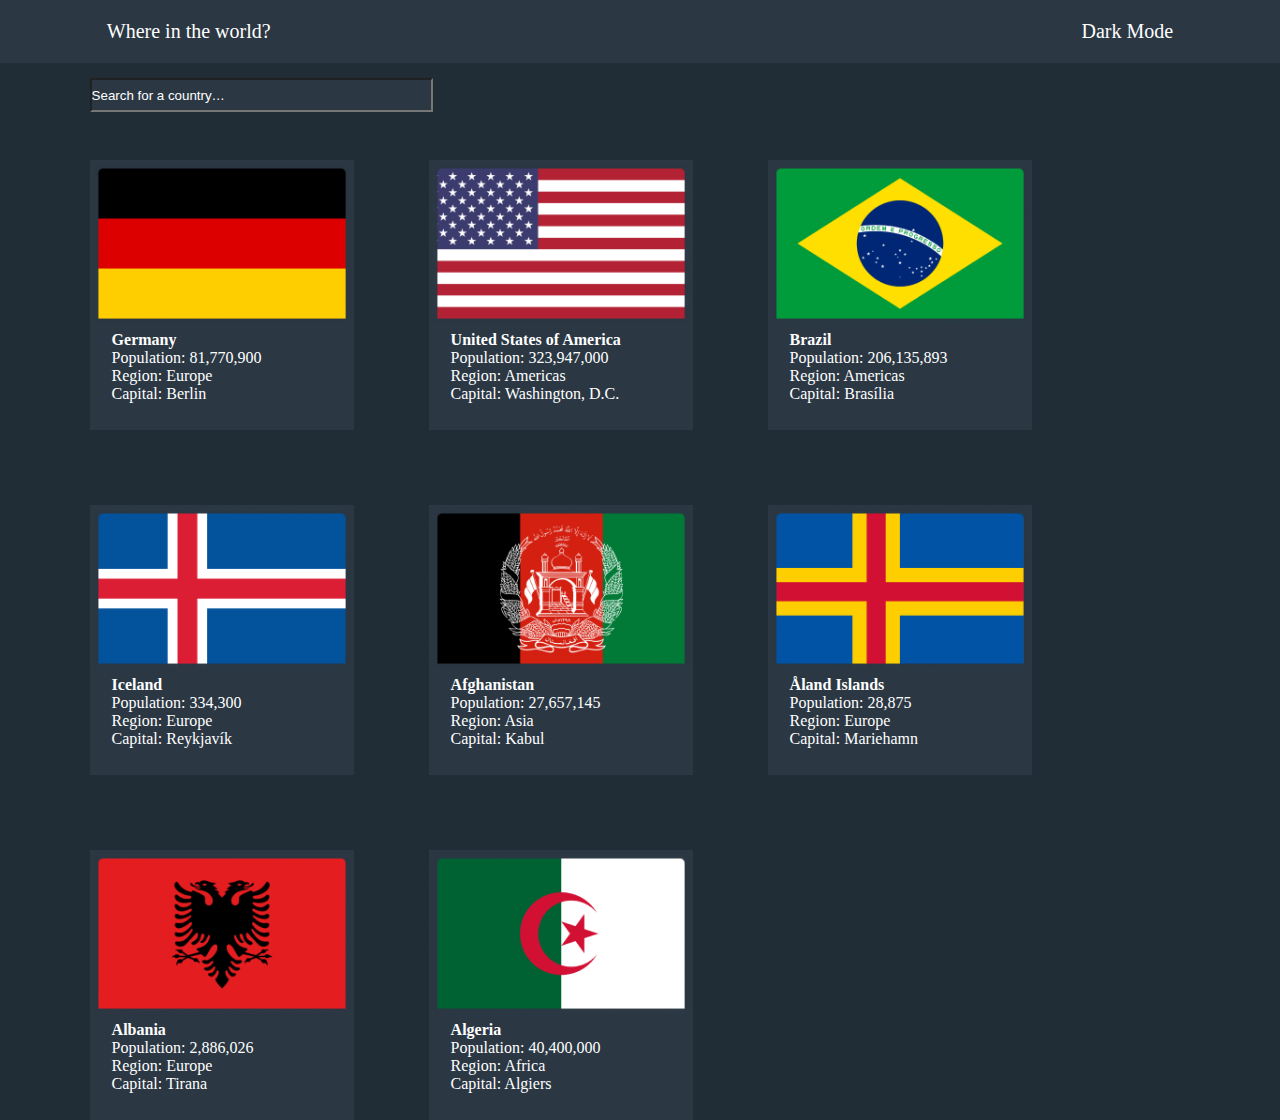
<file: index.html>
<!DOCTYPE html>
<html lang="en">

<head>
    <meta charset="UTF-8">
    <meta name="viewport" content="width=device-width, initial-scale=1.0">
    <title>dars-2</title>
    <link rel="stylesheet" href="styl.css">
    <link rel="stylesheet" href="https://cdnjs.cloudflare.com/ajax/libs/font-awesome/6.5.2/css/all.min.css"
        integrity="sha512-SnH5WK+bZxgPHs44uWIX+LLJAJ9/2PkPKZ5QiAj6Ta86w+fsb2TkcmfRyVX3pBnMFcV7oQPJkl9QevSCWr3W6A=="
        crossorigin="anonymous" referrerpolicy="no-referrer" />
</head>

<body>
    <nav>
        <div class="container">
            <div class="nav-row">
                <div class="nav-text">
                    <ul>
                        <li>
                            <a href="#">Where in the world?</a>
                        </li>
                    </ul>
                </div>
                <div class="nav-left">
                    <div class="logo">
                        <i class="fa-solid fa-moon"></i>
                    </div>
                    <div class="text">
                        <ul>
                            <li>
                                <a href="#">Dark Mode</a>
                            </li>
                        </ul>
                    </div>
                </div>
            </div>
        </div>
    </nav>

    <div class="container">
        <div class="div-1">
            <input placeholder="Search for a country…" type="text">
        </div>
        <div class="cards">
            <div class="card">
                <div class="car-img1">
                    <a target="_blank" href="germani.html">
                        <img class="img" src="img/1280px-Flag_of_Germany.svg (12).png" alt="">
                    </a>
                </div>
                <div class="card-text">
                    <strong>Germany</strong>
                    <p>
                        Population: 81,770,900 <br>
                        Region: Europe <br>
                        Capital: Berlin
                    </p>
                </div>
    
            </div>
            <div class="card">
                <div class="car-img">
                    <a target="_blank" href="amerika.html">
                        <img class="img" src="img/1280px-Flag_of_Germany.svg (13).png" alt="">
                    </a>
                </div>
                <div class="card-text">
                    <strong>United States of America</strong>
                    <p>
                        Population: 323,947,000 <br>
                        Region: Americas <br>
                        Capital: Washington, D.C.
                    </p>
                </div>
    
            </div>
            <div class="card ">
                <div class="car-img2">
                    <a target="_blank" href="brazil.html">
                        <img class="img" src="img/1280px-Flag_of_Germany.svg (14).png" alt="">
                    </a>
                </div>
                <div class="card-text">
                    <strong>Brazil</strong>
                    <p>
                        Population: 206,135,893 <br>
                        Region: Americas <br>
                        Capital: Brasília
                    </p>
                </div>
    
            </div>
            <div class="card ">
                <div class="car-img">
                    <a target="_blank" href="iceland.html">
                        <img class="img" src="img/1280px-Flag_of_Germany.svg (15).png" alt="">
                    </a>
                </div>
                <div class="card-text">
                    <strong>Iceland</strong>
                    <p>
                        Population: 334,300 <br>
                        Region: Europe <br>
                        Capital: Reykjavík
                    </p>
                </div>
    
            </div>
            <div class="card">
                <div class="car-img">
                    <a target="_blank" href="Afghanistan.html">
                        <img class="img" src="img/1280px-Flag_of_Germany.svg (16).png" alt="">
                    </a>
                </div>
                <div class="card-text">
                    <strong>Afghanistan</strong>
                    <p>
                        Population: 27,657,145 <br>
                        Region: Asia <br>
                        Capital: Kabul
                    </p>
                </div>
    
            </div>
            <div class="card ">
                <div class="car-img">
                    <a target="_blank" href="Aland Islands.html">
                        <img class="img" src="img/1280px-Flag_of_Germany.svg (17).png" alt="">
                    </a>
                </div>
                <div class="card-text">
                    <strong>Åland Islands</strong>
                    <p>
                        Population: 28,875 <br>
                        Region: Europe <br>
                        Capital: Mariehamn
    
                    </p>
                </div>
    
            </div>
            <div class="card ">
                <div class="car-img2">
                    <a target="_blank" href="albania.html">
                        <img class="img" src="img/1280px-Flag_of_Germany.svg (18).png" alt="">
                    </a>
                </div>
                <div class="card-text">
                    <strong>Albania</strong>
                    <p>
                        Population: 2,886,026 <br>
                        Region: Europe <br>
                        Capital: Tirana
                    </p>
                </div>
    
            </div>
            <div class="card ">
                <div class="car-img">
                    <a target="_blank" href="algeria.html">
                        <img class="img" src="img/1280px-Flag_of_Germany.svg (19).png" alt="">
                    </a>
                </div>
                <div class="card-text">
                    <strong>Algeria</strong>
                    <p>
                        Population: 40,400,000 <br>
                        Region: Africa <br>
                        Capital: Algiers
                    </p>
                </div>
    
            </div>
        </div>
    </div>
</body>

</html>
</file>
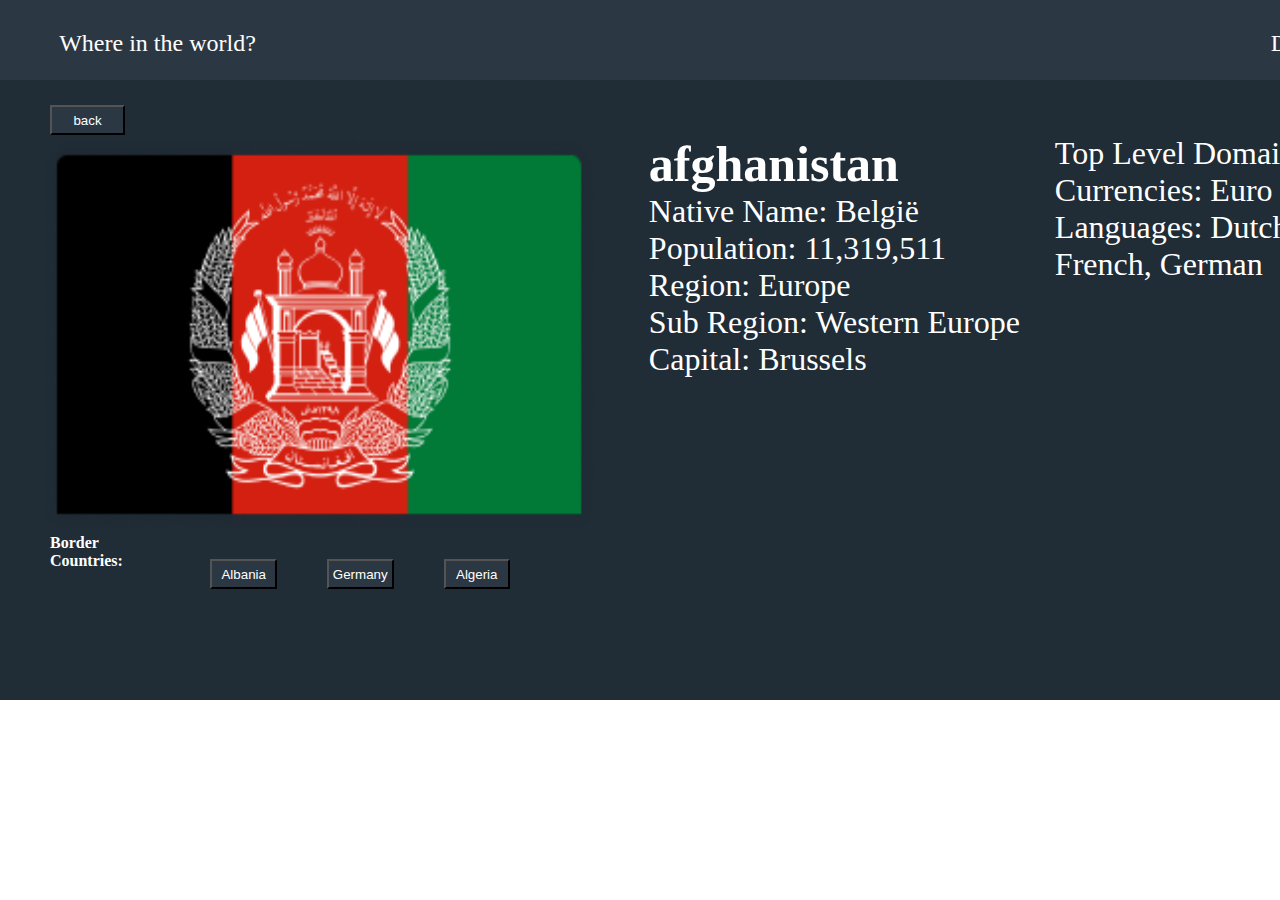
<file: Afghanistan.html>
<!DOCTYPE html>
<html lang="en">
<head>
    <meta charset="UTF-8">
    <meta name="viewport" content="width=device-width, initial-scale=1.0">
    <title>8-dars</title>
    <link rel="stylesheet" href="brazil.css">
    <link rel="stylesheet" href="https://cdnjs.cloudflare.com/ajax/libs/font-awesome/6.5.2/css/all.min.css" integrity="sha512-SnH5WK+bZxgPHs44uWIX+LLJAJ9/2PkPKZ5QiAj6Ta86w+fsb2TkcmfRyVX3pBnMFcV7oQPJkl9QevSCWr3W6A==" crossorigin="anonymous" referrerpolicy="no-referrer" />
</head>
<body>
    <div class="container">
        <nav>
            <div class="nav-text">
                <ul>
                    <li>
                        <a href="#">Where in the world?</a>
                    </li>
                </ul>
            </div>
            <div class="nav-left">
                <div class="logo">
                    <i class="fa-solid fa-moon"></i>
                </div>
                <div class="text">
                    <ul>
                        <li>
                            <a href="#">Dark Mode</a>
                        </li>
                    </ul>
                </div>
            </div>
        </nav>
        <div class="d-back">
            <a href="index.html"><button>
                <div class="back-text">
                    back
                </div>
            </button></a>
        </div>
        <div class="row">
            <div class="img">
                <img class="img" src="img/1280px-Flag_of_Germany.svg (16).png" alt="">
            </div>
            <div class="text">
                <div class="text-1">
                    <h5>
                        afghanistan
                    </h5>
                    <p>
                        Native Name: België <br>
                        Population: 11,319,511 <br>
                        Region: Europe <br>
                        Sub Region: Western Europe <br>
                        Capital: Brussels
                    </p>
                </div>
                <div class="text-2">
                    <p>
                        Top Level Domain: .be <br>
                        Currencies: Euro <br>
                        Languages: Dutch, <br> French, German
                    </p>
                </div>
                
            </div>
            <br>
       
        </div>
        <div class="btn">
<h4>Border Countries: </h4>
     
        <button>
            Albania
        </button>
       </a>
        
        <button>
            Germany
        </button>
       </a>
       
        <button>
            Algeria
        </button>
       </a>
        </div>
    </div>
</body>
</html>
</file>
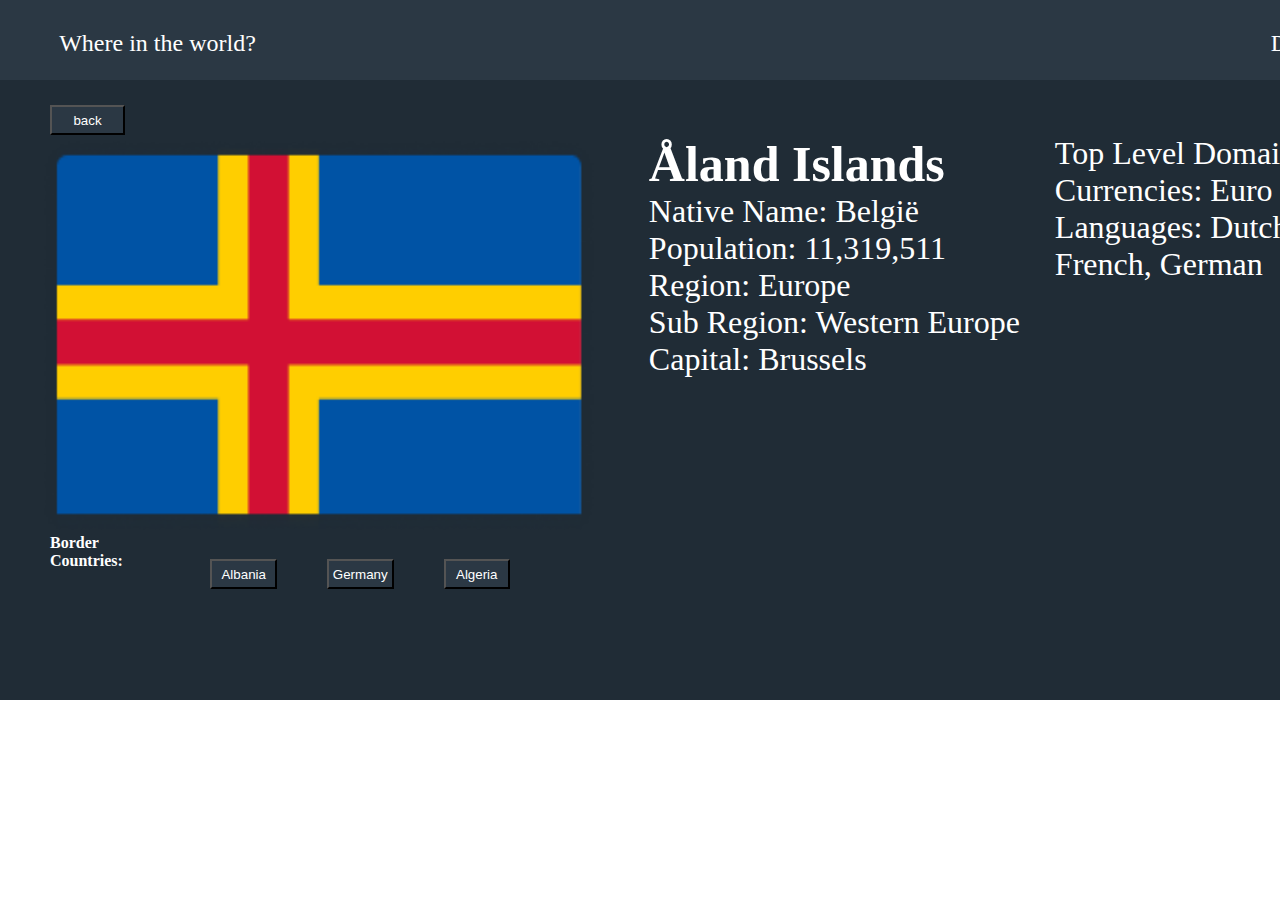
<file: Aland Islands.html>
<!DOCTYPE html>
<html lang="en">
<head>
    <meta charset="UTF-8">
    <meta name="viewport" content="width=device-width, initial-scale=1.0">
    <title>8-dars</title>
    <link rel="stylesheet" href="brazil.css">
    <link rel="stylesheet" href="https://cdnjs.cloudflare.com/ajax/libs/font-awesome/6.5.2/css/all.min.css" integrity="sha512-SnH5WK+bZxgPHs44uWIX+LLJAJ9/2PkPKZ5QiAj6Ta86w+fsb2TkcmfRyVX3pBnMFcV7oQPJkl9QevSCWr3W6A==" crossorigin="anonymous" referrerpolicy="no-referrer" />
</head>
<body>
    <div class="container">
        <nav>
            <div class="nav-text">
                <ul>
                    <li>
                        <a href="#">Where in the world?</a>
                    </li>
                </ul>
            </div>
            <div class="nav-left">
                <div class="logo">
                    <i class="fa-solid fa-moon"></i>
                </div>
                <div class="text">
                    <ul>
                        <li>
                            <a href="#">Dark Mode</a>
                        </li>
                    </ul>
                </div>
            </div>
        </nav>
        <div class="d-back">
            <a href="index.html"><button>
                <div class="back-text">
                    back
                </div>
            </button></a>
        </div>
        <div class="row">
            <div class="img">
                <img class="img" src="img/1280px-Flag_of_Germany.svg (17).png" alt="">
            </div>
            <div class="text">
                <div class="text-1">
                    <h5>
                        Åland Islands
                    </h5>
                    <p>
                        Native Name: België <br>
                        Population: 11,319,511 <br>
                        Region: Europe <br>
                        Sub Region: Western Europe <br>
                        Capital: Brussels
                    </p>
                </div>
                <div class="text-2">
                    <p>
                        Top Level Domain: .be <br>
                        Currencies: Euro <br>
                        Languages: Dutch, <br> French, German
                    </p>
                </div>
                
            </div>
            <br>
       
        </div>
        <div class="btn">
<h4>Border Countries: </h4>
     
        <button>
            Albania
        </button>
       </a>
        
        <button>
            Germany
        </button>
       </a>
       
        <button>
            Algeria
        </button>
       </a>
        </div>
    </div>
</body>
</html>
</file>
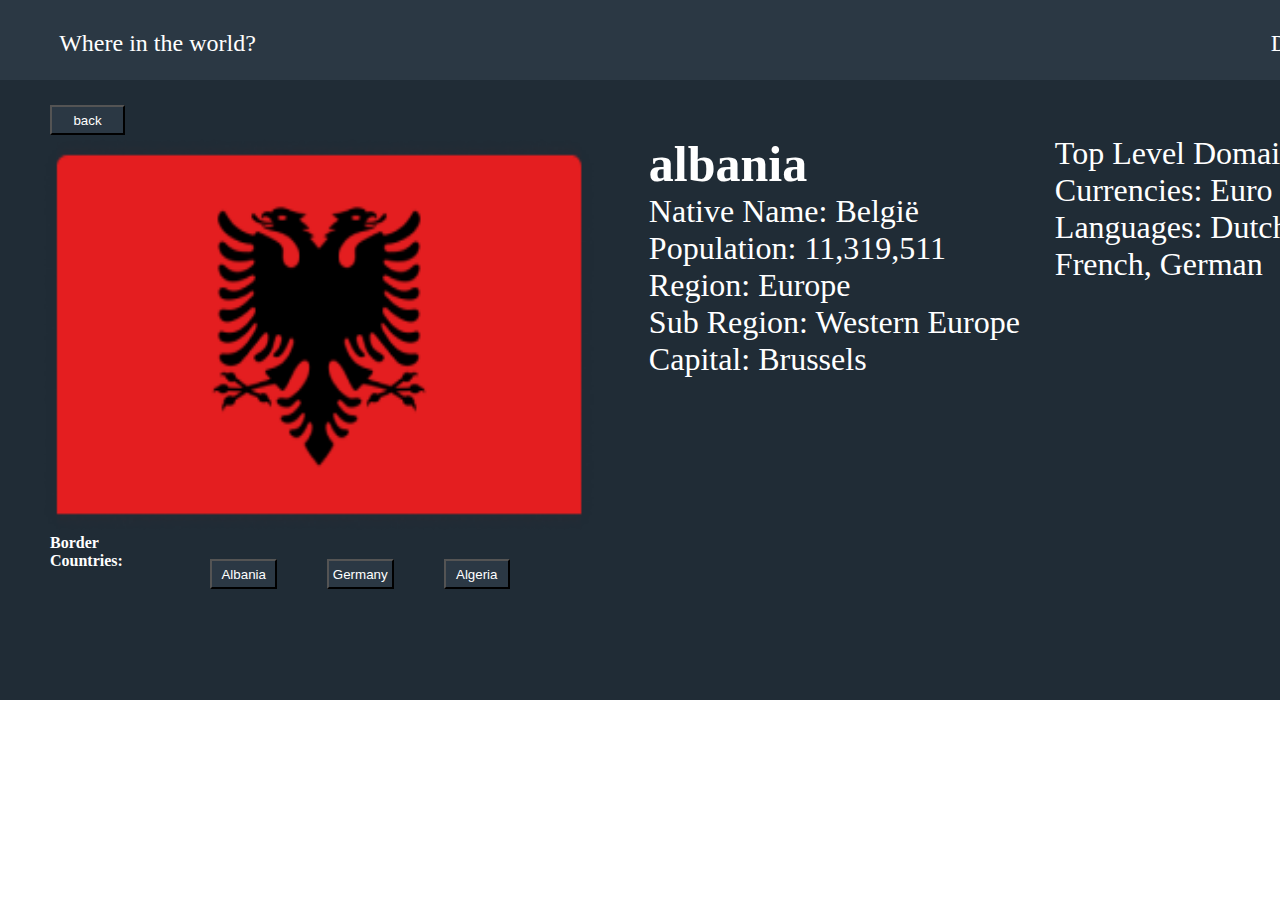
<file: albania.html>
<!DOCTYPE html>
<html lang="en">
<head>
    <meta charset="UTF-8">
    <meta name="viewport" content="width=device-width, initial-scale=1.0">
    <title>8-dars</title>
    <link rel="stylesheet" href="germani.css">
    <link rel="stylesheet" href="https://cdnjs.cloudflare.com/ajax/libs/font-awesome/6.5.2/css/all.min.css" integrity="sha512-SnH5WK+bZxgPHs44uWIX+LLJAJ9/2PkPKZ5QiAj6Ta86w+fsb2TkcmfRyVX3pBnMFcV7oQPJkl9QevSCWr3W6A==" crossorigin="anonymous" referrerpolicy="no-referrer" />
</head>
<body>
    <div class="container">
        <nav>
            <div class="nav-text">
                <ul>
                    <li>
                        <a href="#">Where in the world?</a>
                    </li>
                </ul>
            </div>
            <div class="nav-left">
                <div class="logo">
                    <i class="fa-solid fa-moon"></i>
                </div>
                <div class="text">
                    <ul>
                        <li>
                            <a href="#">Dark Mode</a>
                        </li>
                    </ul>
                </div>
            </div>
        </nav>
        <div class="d-back">
            <a href="index.html"><button>
                <div class="back-text">
                    back
                </div>
            </button></a>
        </div>
        <div class="row">
            <div class="img">
                <img class="img" src="img/1280px-Flag_of_Germany.svg (18).png" alt="">
            </div>
            <div class="text">
                <div class="text-1">
                    <h5>
                        albania
                    </h5>
                    <p>
                        Native Name: België <br>
                        Population: 11,319,511 <br>
                        Region: Europe <br>
                        Sub Region: Western Europe <br>
                        Capital: Brussels
                    </p>
                </div>
                <div class="text-2">
                    <p>
                        Top Level Domain: .be <br>
                        Currencies: Euro <br>
                        Languages: Dutch, <br> French, German
                    </p>
                </div>
                
            </div>
            <br>
       
        </div>
        <div class="btn">
<h4>Border Countries: </h4>
     
        <button>
            Albania
        </button>
       </a>
        
        <button>
            Germany
        </button>
       </a>
       
        <button>
            Algeria
        </button>
       </a>
        </div>
    </div>
</body>
</html>
</file>
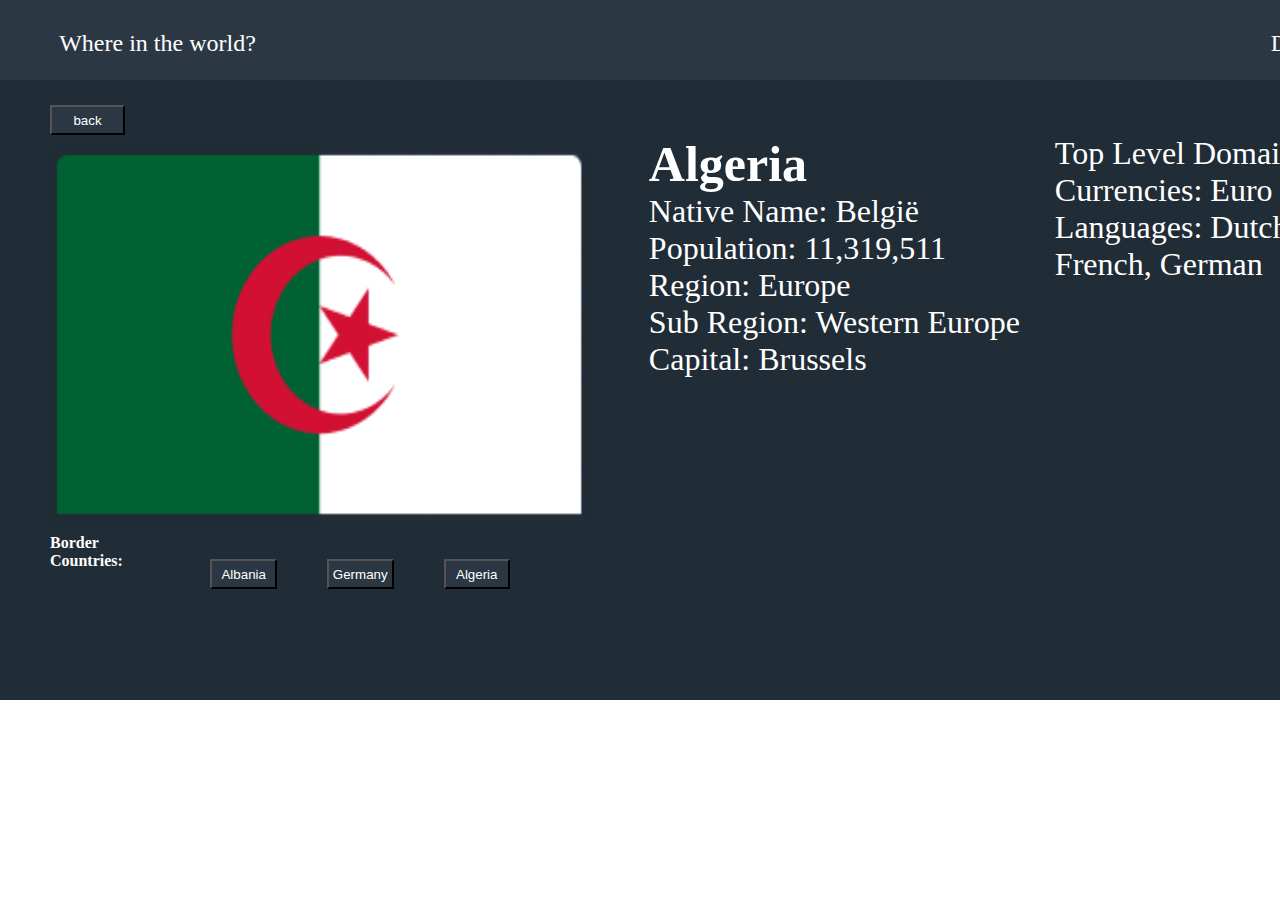
<file: algeria.html>
<!DOCTYPE html>
<html lang="en">
<head>
    <meta charset="UTF-8">
    <meta name="viewport" content="width=device-width, initial-scale=1.0">
    <title>8-dars</title>
    <link rel="stylesheet" href="brazil.css">
    <link rel="stylesheet" href="https://cdnjs.cloudflare.com/ajax/libs/font-awesome/6.5.2/css/all.min.css" integrity="sha512-SnH5WK+bZxgPHs44uWIX+LLJAJ9/2PkPKZ5QiAj6Ta86w+fsb2TkcmfRyVX3pBnMFcV7oQPJkl9QevSCWr3W6A==" crossorigin="anonymous" referrerpolicy="no-referrer" />
</head>
<body>
    <div class="container">
        <nav>
            <div class="nav-text">
                <ul>
                    <li>
                        <a href="#">Where in the world?</a>
                    </li>
                </ul>
            </div>
            <div class="nav-left">
                <div class="logo">
                    <i class="fa-solid fa-moon"></i>
                </div>
                <div class="text">
                    <ul>
                        <li>
                            <a href="#">Dark Mode</a>
                        </li>
                    </ul>
                </div>
            </div>
        </nav>
        <div class="d-back">
            <a href="index.html"><button>
                <div class="back-text">
                    back
                </div>
            </button></a>
        </div>
        <div class="row">
            <div class="img">
                <img class="img" src="img/1280px-Flag_of_Germany.svg (19).png" alt="">
            </div>
            <div class="text">
                <div class="text-1">
                    <h5>
                        Algeria
                    </h5>
                    <p>
                        Native Name: België <br>
                        Population: 11,319,511 <br>
                        Region: Europe <br>
                        Sub Region: Western Europe <br>
                        Capital: Brussels
                    </p>
                </div>
                <div class="text-2">
                    <p>
                        Top Level Domain: .be <br>
                        Currencies: Euro <br>
                        Languages: Dutch, <br> French, German
                    </p>
                </div>
                
            </div>
            <br>
       
        </div>
        <div class="btn">
<h4>Border Countries: </h4>
     
        <button>
            Albania
        </button>
       </a>
        
        <button>
            Germany
        </button>
       </a>
       
        <button>
            Algeria
        </button>
       </a>
        </div>
    </div>
</body>
</html>
</file>
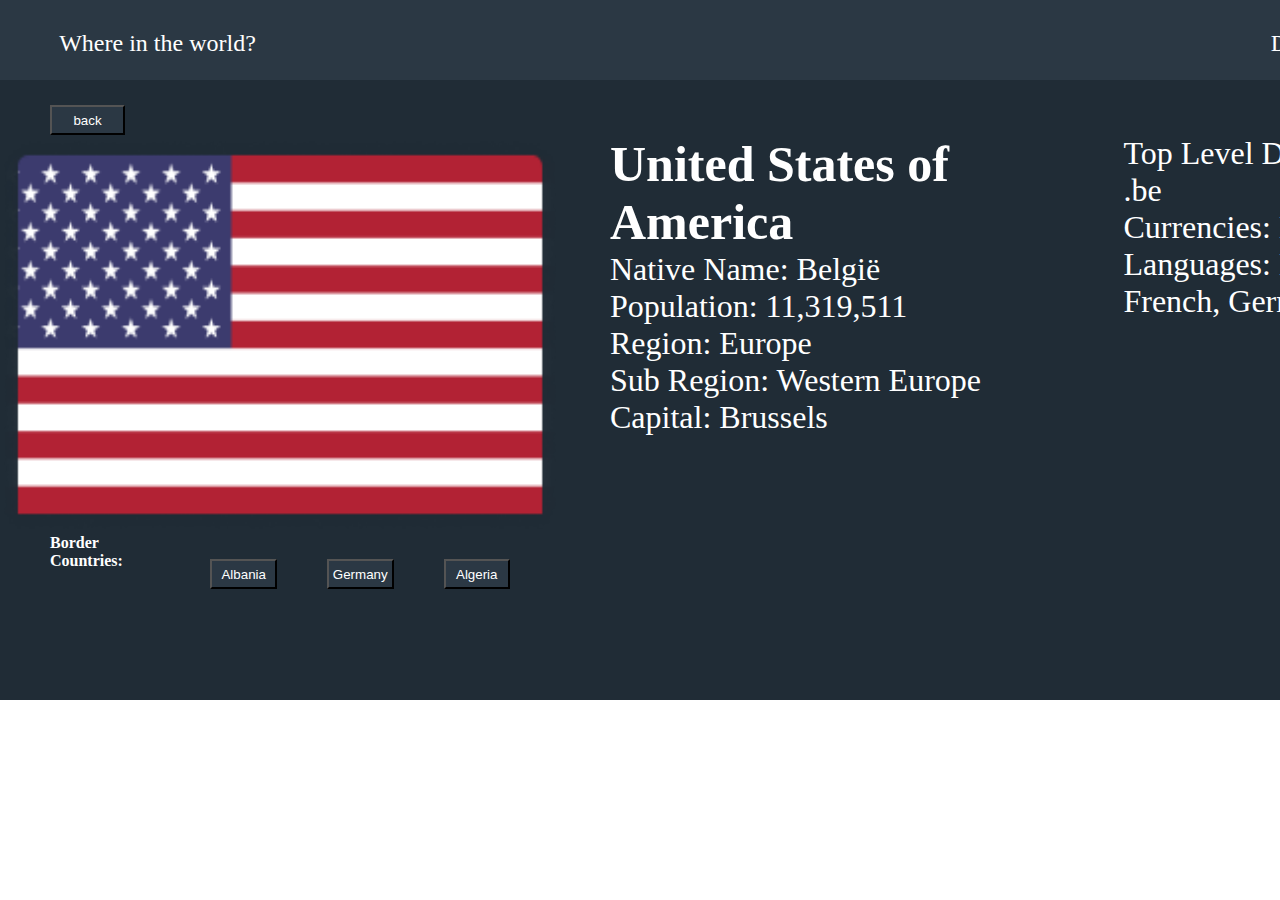
<file: amerika.html>
<!DOCTYPE html>
<html lang="en">
<head>
    <meta charset="UTF-8">
    <meta name="viewport" content="width=device-width, initial-scale=1.0">
    <title>8-dars</title>
    <link rel="stylesheet" href="amerika.css">
    <link rel="stylesheet" href="https://cdnjs.cloudflare.com/ajax/libs/font-awesome/6.5.2/css/all.min.css" integrity="sha512-SnH5WK+bZxgPHs44uWIX+LLJAJ9/2PkPKZ5QiAj6Ta86w+fsb2TkcmfRyVX3pBnMFcV7oQPJkl9QevSCWr3W6A==" crossorigin="anonymous" referrerpolicy="no-referrer" />
</head>
<body>
    <div class="container">
        <nav>
            <div class="nav-text">
                <ul>
                    <li>
                        <a href="#">Where in the world?</a>
                    </li>
                </ul>
            </div>
            <div class="nav-left">
                <div class="logo">
                    <i class="fa-solid fa-moon"></i>
                </div>
                <div class="text">
                    <ul>
                        <li>
                            <a href="#">Dark Mode</a>
                        </li>
                    </ul>
                </div>
            </div>
        </nav>
        <div class="d-back">
            <a href="index.html"><button>
                <div class="back-text">
                    back
                </div>
            </button></a>
        </div>
        <div class="row">
            <div class="img">
                <img class="img" src="img/1280px-Flag_of_Germany.svg (13).png" alt="">
            </div>
            <div class="text">
                <div class="text-1">
                    <h5>
                        United States of America
                    </h5>
                    <p>
                        Native Name: België <br>
                        Population: 11,319,511 <br>
                        Region: Europe <br>
                        Sub Region: Western Europe <br>
                        Capital: Brussels
                    </p>
                </div>
                <div class="text-2">
                    <p>
                        Top Level Domain: .be <br>
                        Currencies: Euro <br>
                        Languages: Dutch, <br> French, German
                    </p>
                </div>
                
            </div>
            <br>
       
        </div>
        <div class="btn">
<h4>Border Countries: </h4>
     
        <button>
            Albania
        </button>
       </a>
        
        <button>
            Germany
        </button>
       </a>
       
        <button>
            Algeria
        </button>
       </a>
        </div>
    </div>
</body>
</html>
</file>
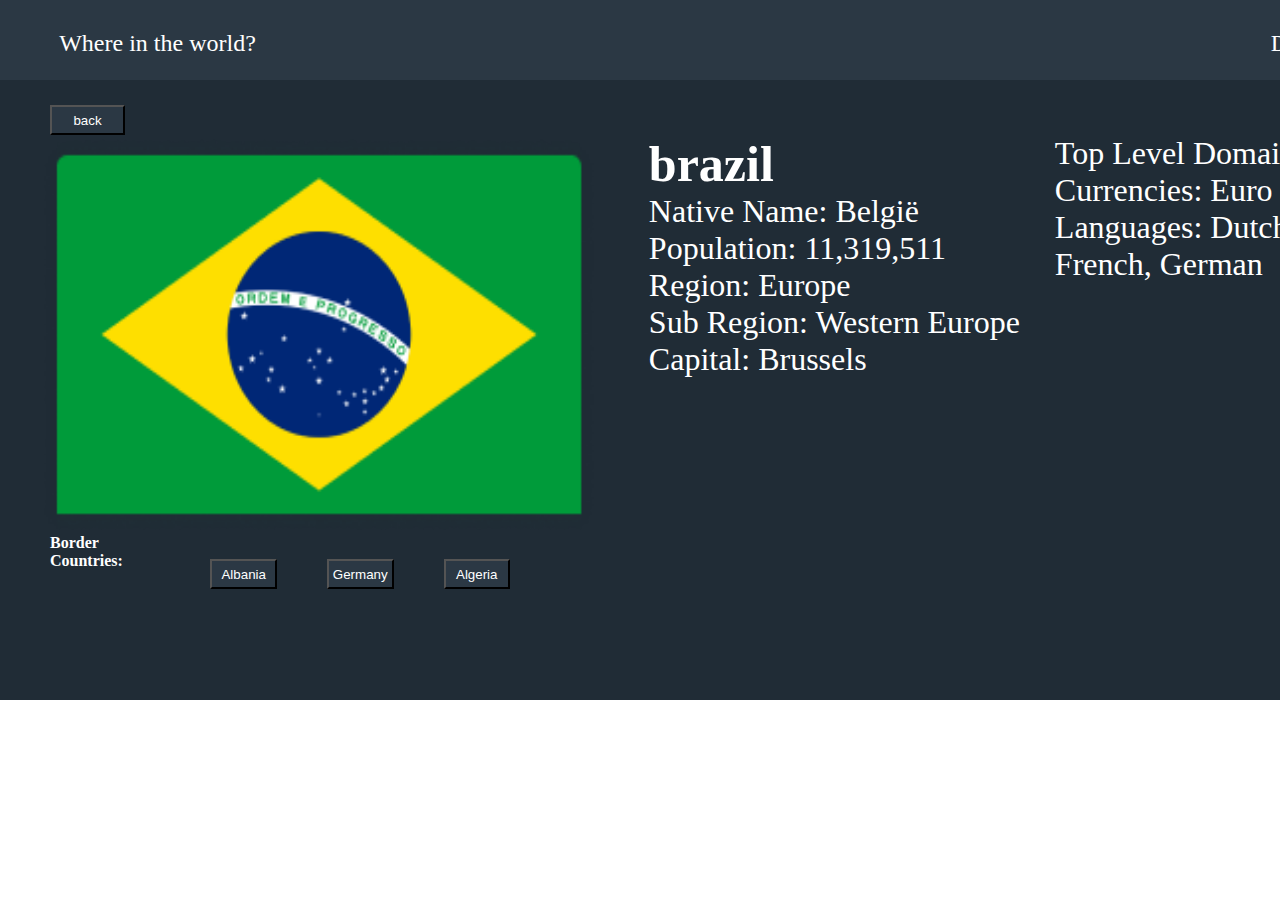
<file: brazil.html>
<!DOCTYPE html>
<html lang="en">
<head>
    <meta charset="UTF-8">
    <meta name="viewport" content="width=device-width, initial-scale=1.0">
    <title>8-dars</title>
    <link rel="stylesheet" href="brazil.css">
    <link rel="stylesheet" href="https://cdnjs.cloudflare.com/ajax/libs/font-awesome/6.5.2/css/all.min.css" integrity="sha512-SnH5WK+bZxgPHs44uWIX+LLJAJ9/2PkPKZ5QiAj6Ta86w+fsb2TkcmfRyVX3pBnMFcV7oQPJkl9QevSCWr3W6A==" crossorigin="anonymous" referrerpolicy="no-referrer" />
</head>
<body>
    <div class="container">
        <nav>
            <div class="nav-text">
                <ul>
                    <li>
                        <a href="#">Where in the world?</a>
                    </li>
                </ul>
            </div>
            <div class="nav-left">
                <div class="logo">
                    <i class="fa-solid fa-moon"></i>
                </div>
                <div class="text">
                    <ul>
                        <li>
                            <a href="#">Dark Mode</a>
                        </li>
                    </ul>
                </div>
            </div>
        </nav>
        <div class="d-back">
            <a href="index.html"><button>
                <div class="back-text">
                    back
                </div>
            </button></a>
        </div>
        <div class="row">
            <div class="img">
                <img class="img" src="img/1280px-Flag_of_Germany.svg (14).png" alt="">
            </div>
            <div class="text">
                <div class="text-1">
                    <h5>
                        brazil
                    </h5>
                    <p>
                        Native Name: België <br>
                        Population: 11,319,511 <br>
                        Region: Europe <br>
                        Sub Region: Western Europe <br>
                        Capital: Brussels
                    </p>
                </div>
                <div class="text-2">
                    <p>
                        Top Level Domain: .be <br>
                        Currencies: Euro <br>
                        Languages: Dutch, <br> French, German
                    </p>
                </div>
                
            </div>
            <br>
       
        </div>
        <div class="btn">
<h4>Border Countries: </h4>
     
        <button>
            Albania
        </button>
       </a>
        
        <button>
            Germany
        </button>
       </a>
       
        <button>
            Algeria
        </button>
       </a>
        </div>
    </div>
</body>
</html>
</file>
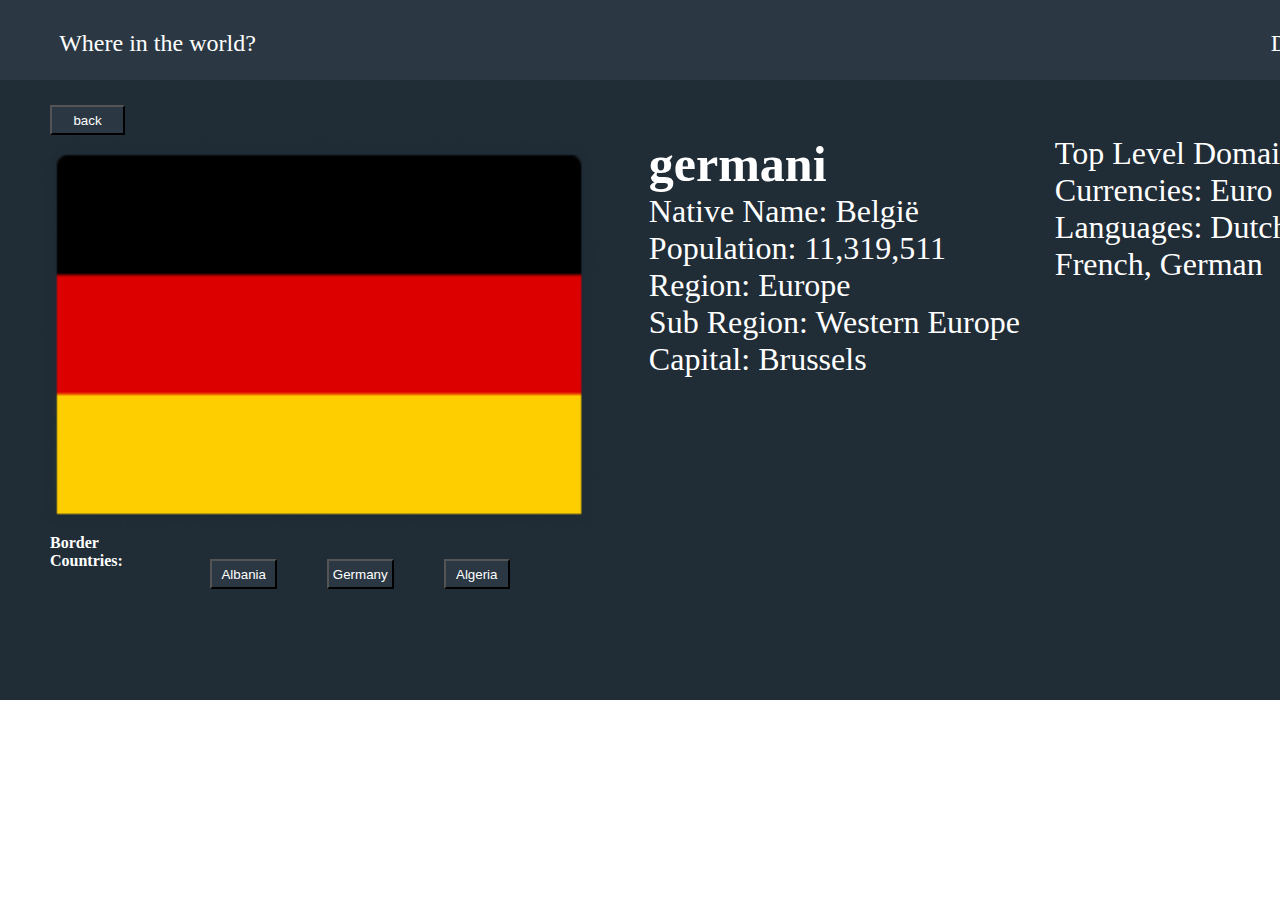
<file: germani.html>
<!DOCTYPE html>
<html lang="en">
<head>
    <meta charset="UTF-8">
    <meta name="viewport" content="width=device-width, initial-scale=1.0">
    <title>8-dars</title>
    <link rel="stylesheet" href="germani.css">
    <link rel="stylesheet" href="https://cdnjs.cloudflare.com/ajax/libs/font-awesome/6.5.2/css/all.min.css" integrity="sha512-SnH5WK+bZxgPHs44uWIX+LLJAJ9/2PkPKZ5QiAj6Ta86w+fsb2TkcmfRyVX3pBnMFcV7oQPJkl9QevSCWr3W6A==" crossorigin="anonymous" referrerpolicy="no-referrer" />
</head>
<body>
    <div class="container">
        <nav>
            <div class="nav-text">
                <ul>
                    <li>
                        <a href="#">Where in the world?</a>
                    </li>
                </ul>
            </div>
            <div class="nav-left">
                <div class="logo">
                    <i class="fa-solid fa-moon"></i>
                </div>
                <div class="text">
                    <ul>
                        <li>
                            <a href="#">Dark Mode</a>
                        </li>
                    </ul>
                </div>
            </div>
        </nav>
        <div class="d-back">
            <a href="index.html"><button>
                <div class="back-text">
                    back
                </div>
            </button></a>
        </div>
        <div class="row">
            <div class="img">
                <img class="img" src="img/1280px-Flag_of_Germany.svg (12).png" alt="">
            </div>
            <div class="text">
                <div class="text-1">
                    <h5>
                        germani
                    </h5>
                    <p>
                        Native Name: België <br>
                        Population: 11,319,511 <br>
                        Region: Europe <br>
                        Sub Region: Western Europe <br>
                        Capital: Brussels
                    </p>
                </div>
                <div class="text-2">
                    <p>
                        Top Level Domain: .be <br>
                        Currencies: Euro <br>
                        Languages: Dutch, <br> French, German
                    </p>
                </div>
                
            </div>
            <br>
       
        </div>
        <div class="btn">
<h4>Border Countries: </h4>
     
        <button>
            Albania
        </button>
       </a>
        
        <button>
            Germany
        </button>
       </a>
       
        <button>
            Algeria
        </button>
       </a>
        </div>
    </div>
</body>
</html>
</file>
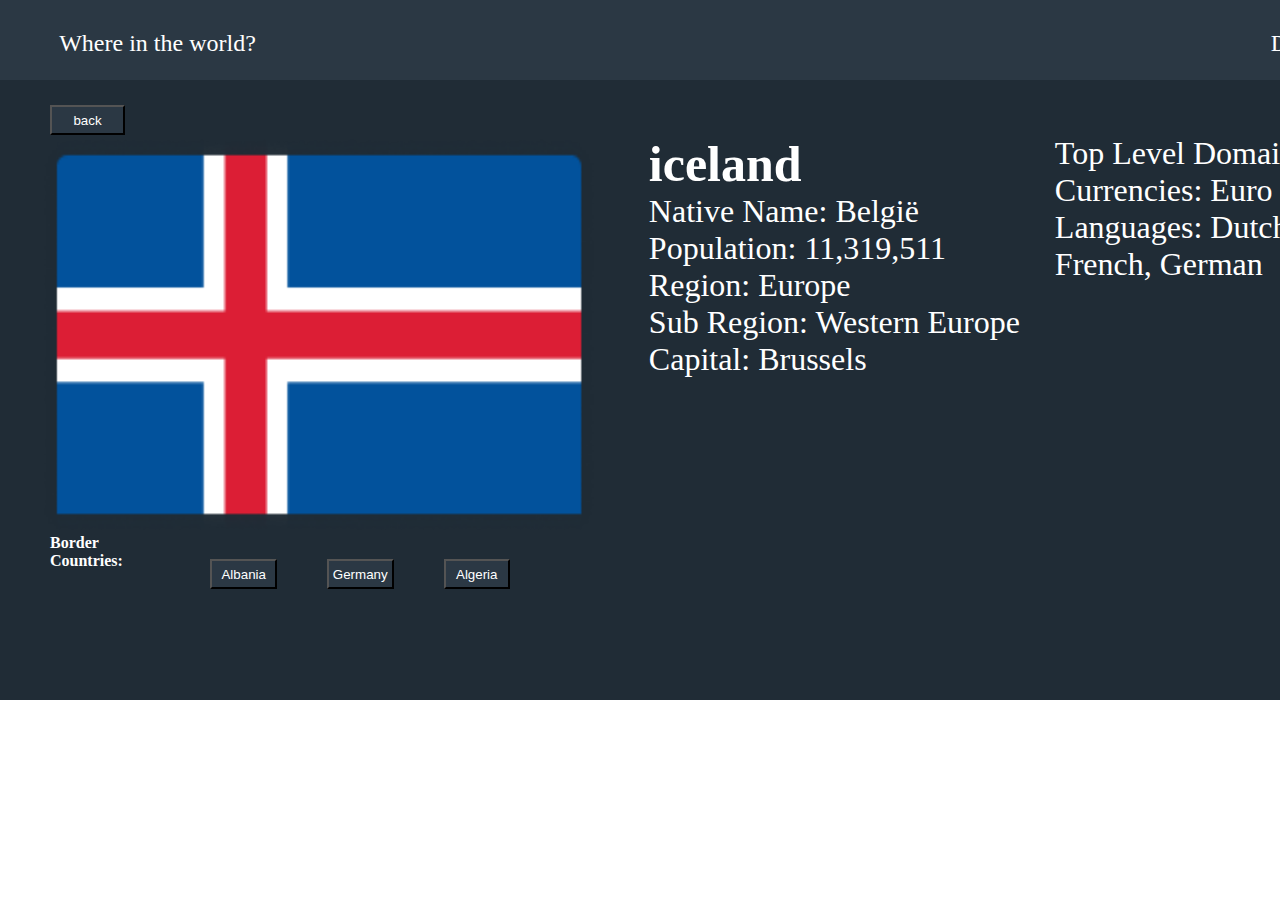
<file: iceland.html>
<!DOCTYPE html>
<html lang="en">
<head>
    <meta charset="UTF-8">
    <meta name="viewport" content="width=device-width, initial-scale=1.0">
    <title>8-dars</title>
    <link rel="stylesheet" href="brazil.css">
    <link rel="stylesheet" href="https://cdnjs.cloudflare.com/ajax/libs/font-awesome/6.5.2/css/all.min.css" integrity="sha512-SnH5WK+bZxgPHs44uWIX+LLJAJ9/2PkPKZ5QiAj6Ta86w+fsb2TkcmfRyVX3pBnMFcV7oQPJkl9QevSCWr3W6A==" crossorigin="anonymous" referrerpolicy="no-referrer" />
</head>
<body>
    <div class="container">
        <nav>
            <div class="nav-text">
                <ul>
                    <li>
                        <a href="#">Where in the world?</a>
                    </li>
                </ul>
            </div>
            <div class="nav-left">
                <div class="logo">
                    <i class="fa-solid fa-moon"></i>
                </div>
                <div class="text">
                    <ul>
                        <li>
                            <a href="#">Dark Mode</a>
                        </li>
                    </ul>
                </div>
            </div>
        </nav>
        <div class="d-back">
            <a href="index.html"><button>
                <div class="back-text">
                    back
                </div>
            </button></a>
        </div>
        <div class="row">
            <div class="img">
                <img class="img" src="img/1280px-Flag_of_Germany.svg (15).png" alt="">
            </div>
            <div class="text">
                <div class="text-1">
                    <h5>
                        iceland
                    </h5>
                    <p>
                        Native Name: België <br>
                        Population: 11,319,511 <br>
                        Region: Europe <br>
                        Sub Region: Western Europe <br>
                        Capital: Brussels
                    </p>
                </div>
                <div class="text-2">
                    <p>
                        Top Level Domain: .be <br>
                        Currencies: Euro <br>
                        Languages: Dutch, <br> French, German
                    </p>
                </div>
                
            </div>
            <br>
       
        </div>
        <div class="btn">
<h4>Border Countries: </h4>
     
        <button>
            Albania
        </button>
       </a>
        
        <button>
            Germany
        </button>
       </a>
       
        <button>
            Algeria
        </button>
       </a>
        </div>
    </div>
</body>
</html>
</file>
<file: styl.css>
* {
    margin: 0;
    padding: 0;
    box-sizing: border-box;
}

body {
    background: #202C36;
}

.container {
    width: 86%;
    margin: 0 auto;
}

nav {
    padding: 20px;
    display: flex;
    justify-content: center;
    background: #2B3844;
    font-size: 20px;
}

.nav-row {
    display: flex;
    justify-content: space-between;
}

nav ul {
    list-style-type: none;
    display: flex;
    gap: 40px;
}

nav ul li a {
    text-decoration: none;
    color: white;
}

.nav-left {
    display: flex;
    gap: 15px;
}

.fa-solid {
    color: white;
}

input {
    width: 343px;
    height: 34px;
    background: #2B3844;
    color: white;
}

input::placeholder {
    content: 'Search for a country…';
    color: white;
}

.div-1 {
    padding-top: 15px;
    
}

.cards {
    margin-top: 48px;
    display: flex;
    gap: 75px;    
    flex-wrap: wrap;
}

.card-text {
    text-align: justify;
    margin-left: 22px;
}

.img {
    width: 264px;
}


.card {
    height: 270px;
    width: 264px;
    background: #2B3844;
    color: white;


}

@media (max-width:376px) {
    input {
        width:250px ;
    }

    .nav-row {
        gap: 15px;
    }
    .cards {
        /* flex-direction: column;
        align-items: center; */
        justify-content: center;
    }
}
</file>
<file: brazil.css>
* {
    margin: 0;
    padding: 0;
    box-sizing: border-box;
}


nav { 
    padding-top: 10px; 
    display: flex; 
    justify-content: center; 
    background: #2B3844;
    gap: 1000px;
    height: 80px;
    font-size: 24px;
    
    

} 

.img {
    width: 560px;
    height: 399px;
}
nav ul{ 
    list-style-type: none; 
    display: flex; 
    gap: 40px; 
    padding-top: 20px;
} 
nav ul li a { 
    text-decoration: none; 
    color: white;
    
} 
.nav-left {
    display: flex;
    gap: 15px;
}

.fa-solid {
   color: white;
   padding-top: 20px;
}

.container {
    width: 1440px;
    height: 700px;
    margin: 0 auto;
    background: #202C36;

}

button {
    width: 75px;
    margin-top: 25px;
    margin-left: 50px;
    background: #2B3844;
    color: white;
    height: 30px;
}

.row {
    display: flex;
    justify-content: center;
    gap: 50px;
    color: white;
   
}

.text p {
    font-size: 32px;
}

.text {
    display: flex;
    gap: 35px;
    justify-content: space-between;
}

.btn {
    margin-left: 50px;
    color: white;
    width: 460px;
    display: flex;
    justify-content: space-between;
}

@media (max-width :375px) {
    .row {
        justify-content: center;
        flex-wrap: wrap;
       
    }
}
h5 {
    font-size: 50px;
}
</file>
<file: germani.css>
* {
    margin: 0;
    padding: 0;
    box-sizing: border-box;
}


nav { 
    padding-top: 10px; 
    display: flex; 
    justify-content: center; 
    background: #2B3844;
    gap: 1000px;
    height: 80px;
    font-size: 24px;
    
    

} 

.img {
    width: 560px;
    height: 399px;
}
nav ul{ 
    list-style-type: none; 
    display: flex; 
    gap: 40px; 
    padding-top: 20px;
} 
nav ul li a { 
    text-decoration: none; 
    color: white;
    
} 
.nav-left {
    display: flex;
    gap: 15px;
}

.fa-solid {
   color: white;
   padding-top: 20px;
}

.container {
    width: 1440px;
    height: 700px;
    margin: 0 auto;
    background: #202C36;

}

button {
    width: 75px;
    margin-top: 25px;
    margin-left: 50px;
    background: #2B3844;
    color: white;
    height: 30px;
}

.row {
    display: flex;
    justify-content: center;
    gap: 50px;
    color: white;
   
}

.text p {
    font-size: 32px;
}

.text {
    display: flex;
    gap: 35px;
    justify-content: space-between;
}

.btn {
    margin-left: 50px;
    color: white;
    width: 460px;
    display: flex;
    justify-content: space-between;
}

@media (max-width :375px) {
    .row {
        justify-content: center;
        flex-wrap: wrap;
       
    }
}
h5 {
    font-size: 50px;
}
</file>
<file: amerika.css>
* {
    margin: 0;
    padding: 0;
    box-sizing: border-box;
}


nav { 
    padding-top: 10px; 
    display: flex; 
    justify-content: center; 
    background: #2B3844;
    gap: 1000px;
    height: 80px;
    font-size: 24px;
    
    

} 

.img {
    width: 560px;
    height: 399px;
}
nav ul{ 
    list-style-type: none; 
    display: flex; 
    gap: 40px; 
    padding-top: 20px;
} 
nav ul li a { 
    text-decoration: none; 
    color: white;
    
} 
.nav-left {
    display: flex;
    gap: 15px;
}

.fa-solid {
   color: white;
   padding-top: 20px;
}

.container {
    width: 1440px;
    height: 700px;
    margin: 0 auto;
    background: #202C36;

}

button {
    width: 75px;
    margin-top: 25px;
    margin-left: 50px;
    background: #2B3844;
    color: white;
    height: 30px;
}

.row {
    display: flex;
    justify-content: center;
    gap: 50px;
    color: white;
   
}

.text p {
    font-size: 32px;
}

.text {
    display: flex;
    gap: 35px;
    justify-content: space-between;
}

.btn {
    margin-left: 50px;
    color: white;
    width: 460px;
    display: flex;
    justify-content: space-between;
}

@media (max-width :375px) {
    .row {
        justify-content: center;
        flex-wrap: wrap;
       
    }
}
h5 {
    font-size: 50px;
}
</file>
